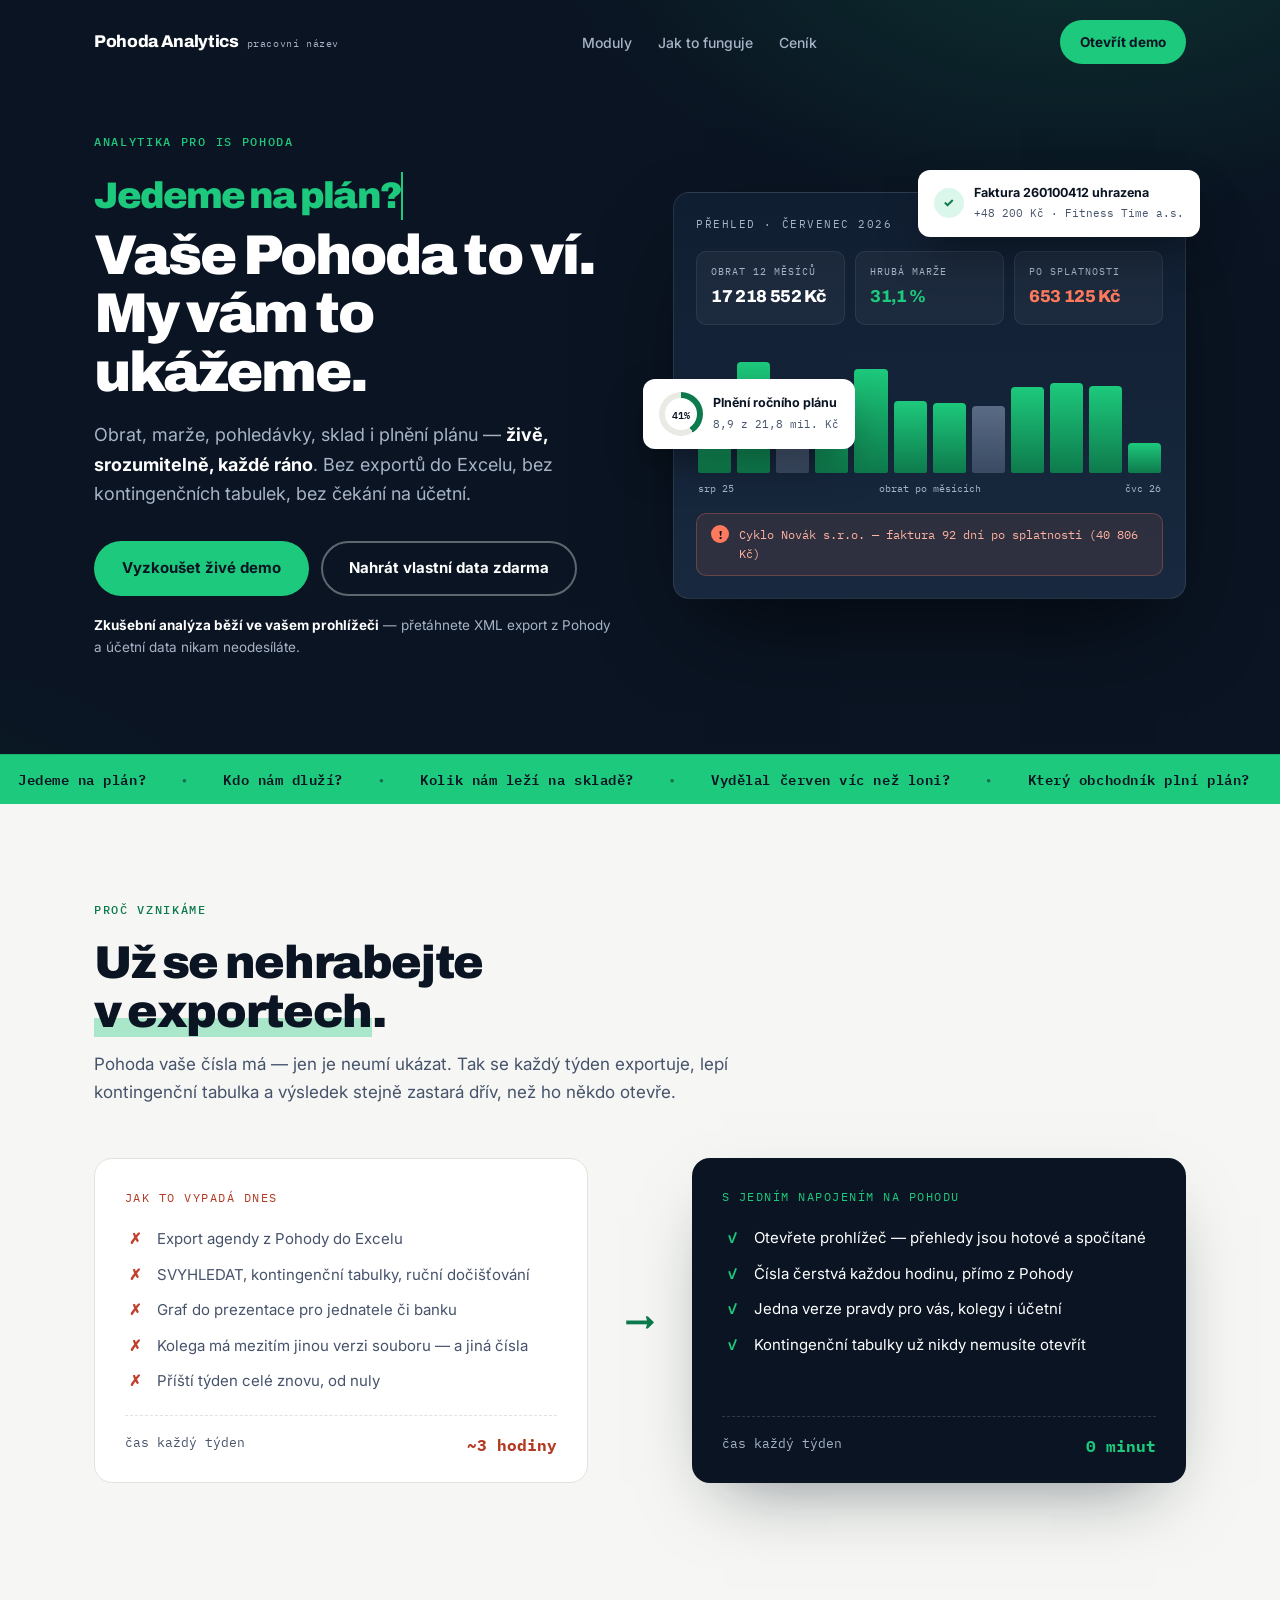
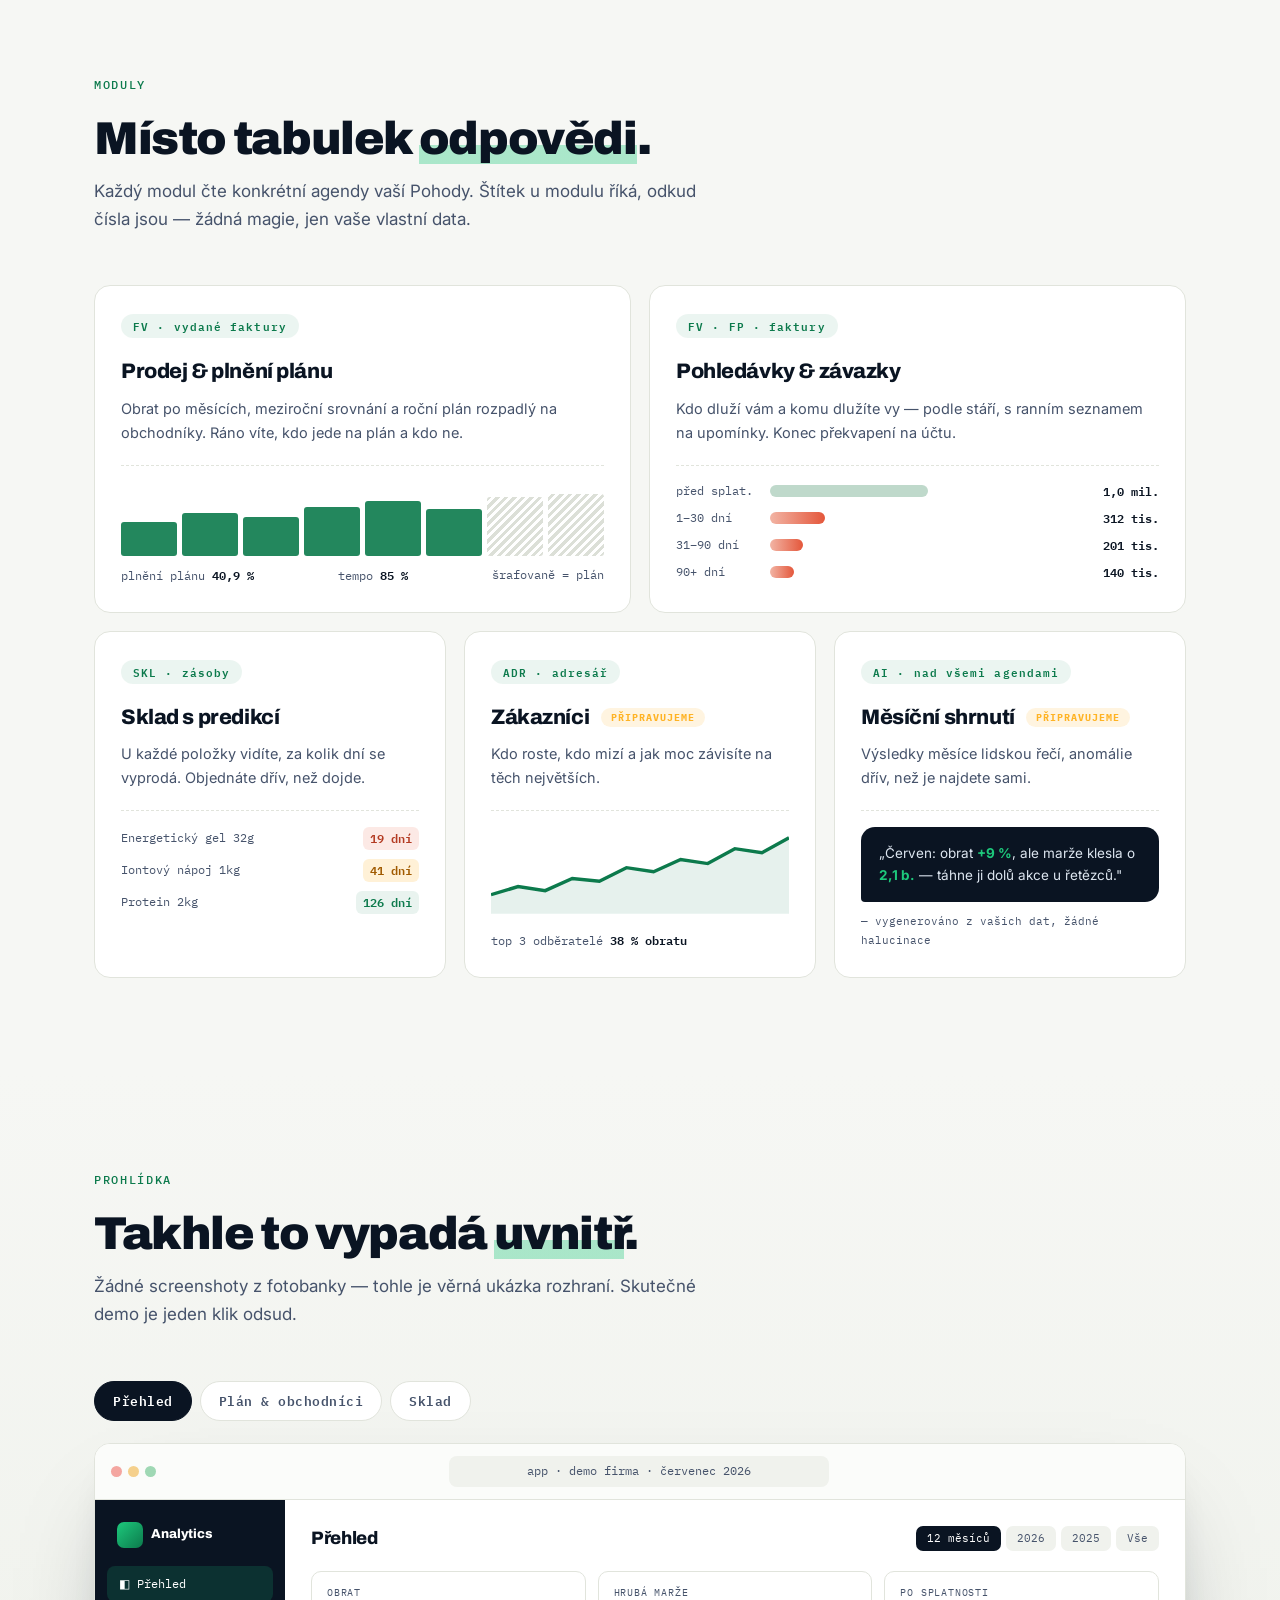
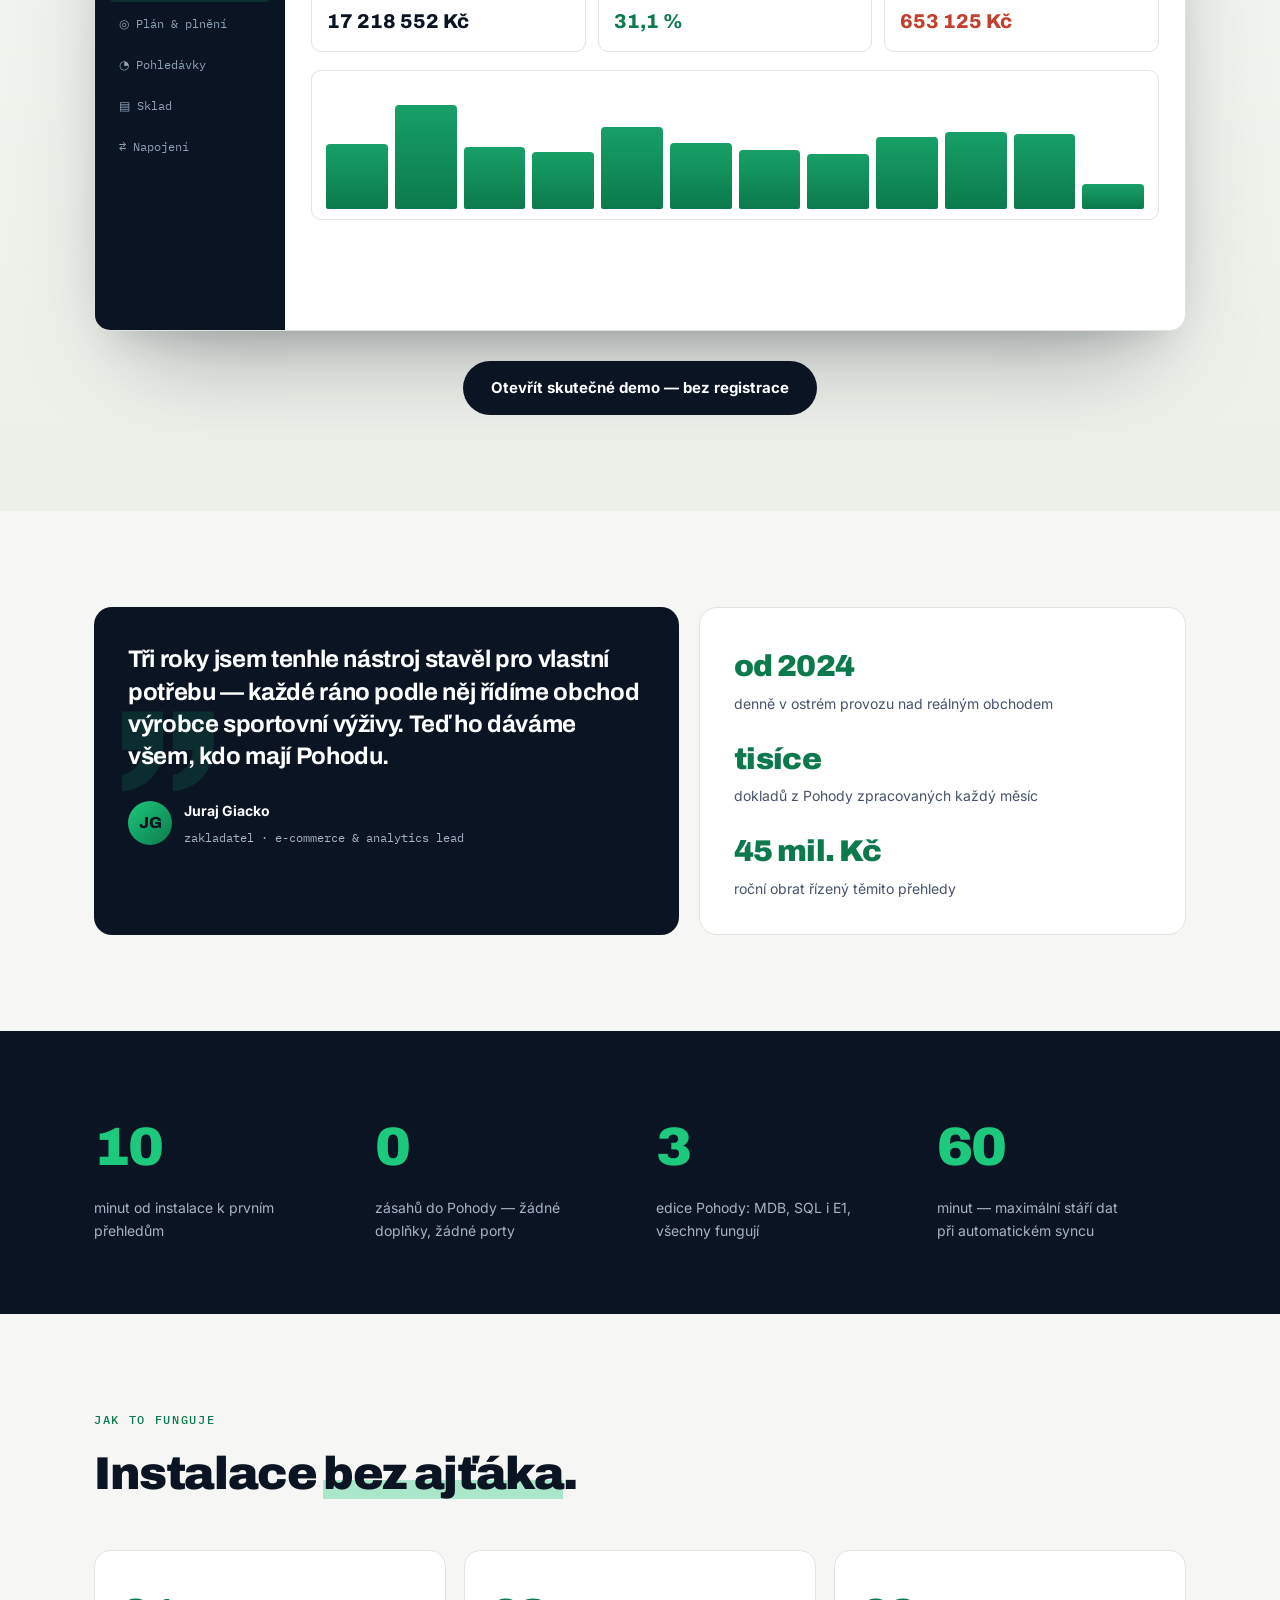
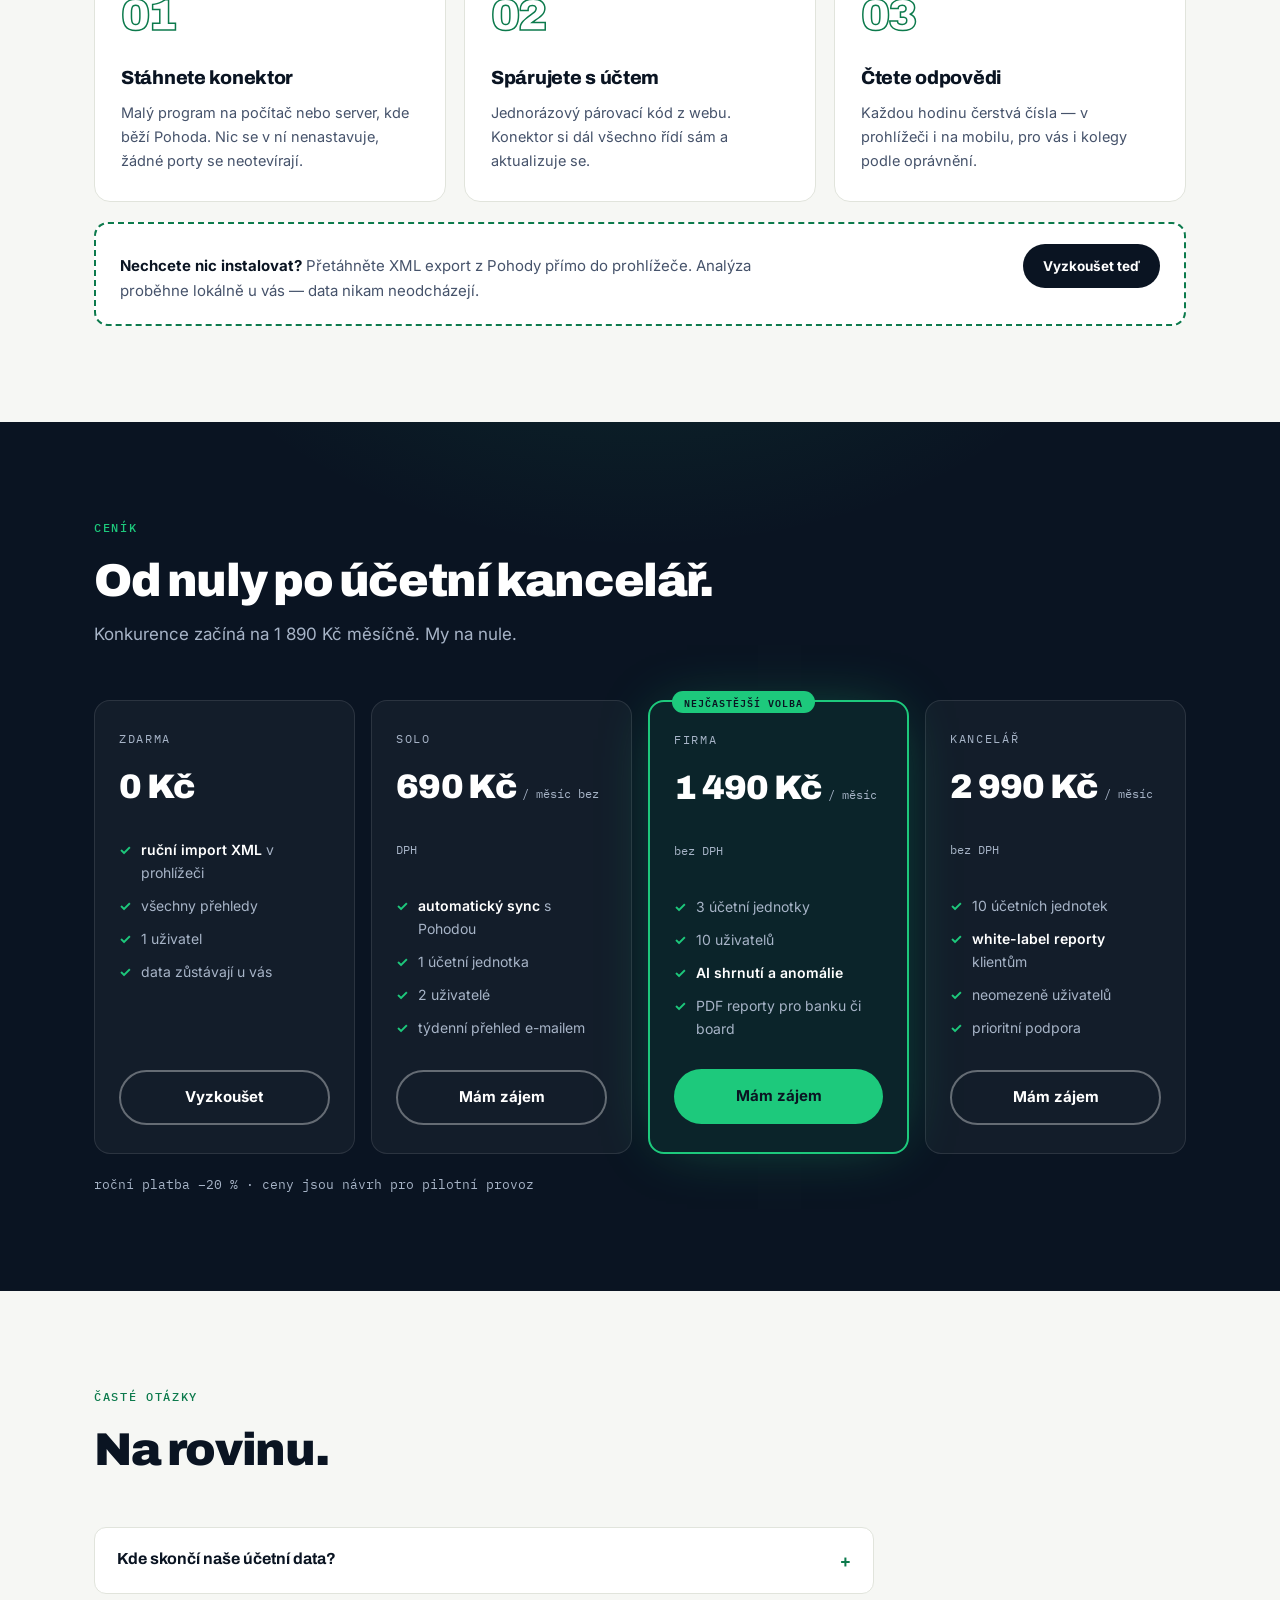
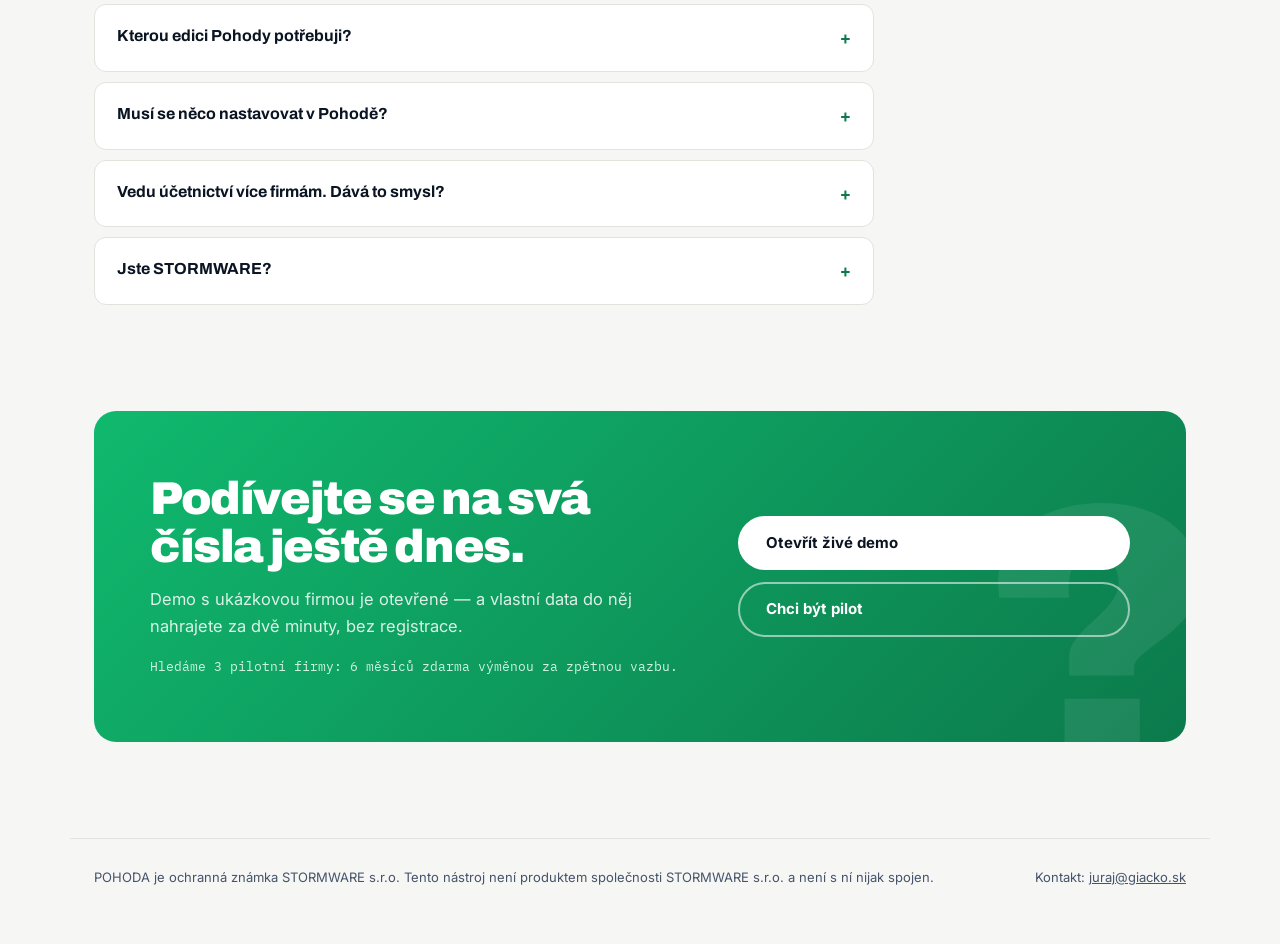
<file: site/index.html>
<!DOCTYPE html>
<html lang="cs">
<head>
<meta charset="utf-8">
<meta name="viewport" content="width=device-width, initial-scale=1">
<title>Vaše Pohoda to ví. My vám to ukážeme. — analytika pro IS POHODA</title>
<meta name="description" content="Obrat, marže, pohledávky, sklad i plnění plánu — živě z vaší Pohody, srozumitelně pro majitele. Bez Excelu, bez konzultanta, do 10 minut.">
<link rel="canonical" href="https://pohodaanalytics.vercel.app/site/">
<meta name="theme-color" content="#0A1422">
<meta property="og:type" content="website">
<meta property="og:locale" content="cs_CZ">
<meta property="og:title" content="Vaše Pohoda to ví. My vám to ukážeme.">
<meta property="og:description" content="Obrat, marže, pohledávky, sklad i plnění plánu — živě z vaší Pohody, srozumitelně pro majitele firmy. Vyzkoušejte zdarma na vlastních datech.">
<meta property="og:url" content="https://pohodaanalytics.vercel.app/site/">
<meta name="twitter:card" content="summary">
<link rel="icon" href="data:image/svg+xml,%3Csvg xmlns='http://www.w3.org/2000/svg' viewBox='0 0 64 64'%3E%3Crect width='64' height='64' rx='14' fill='%230A1422'/%3E%3Crect x='12' y='34' width='10' height='18' rx='3' fill='%231DC97C'/%3E%3Crect x='27' y='22' width='10' height='30' rx='3' fill='%231DC97C'/%3E%3Crect x='42' y='12' width='10' height='40' rx='3' fill='%23fff'/%3E%3C/svg%3E">
<link rel="preconnect" href="https://fonts.googleapis.com">
<link rel="preconnect" href="https://fonts.gstatic.com" crossorigin>
<link href="https://fonts.googleapis.com/css2?family=Archivo:wght@600;700;800;900&family=Inter:wght@400;500;600;700&family=IBM+Plex+Mono:wght@400;500;600&display=swap&subset=latin-ext" rel="stylesheet">
<style>
:root {
  --ink: #0A1422;
  --ink-2: #101E31;
  --ink-3: #18293F;
  --papir: #F6F7F4;
  --bila: #FFFFFF;
  --text-2: #46536B;
  --svetly-text: #A7B4C7;
  --zelen: #1DC97C;        /* živá zelená na tmavém */
  --zelen-tmava: #0C7A4C;  /* zelená na světlém */
  --amber: #FFB324;
  --cervena: #FF7A5C;
  --linka: #E1E4DC;
  --mono: "IBM Plex Mono", ui-monospace, monospace;
  --disp: "Archivo", sans-serif;
  --body: "Inter", -apple-system, system-ui, sans-serif;
}
* { box-sizing: border-box; margin: 0; padding: 0; }
html { scroll-behavior: smooth; }
body { font-family: var(--body); color: var(--ink); background: var(--papir); font-size: 16px; line-height: 1.65; -webkit-font-smoothing: antialiased; }
.wrap { max-width: 1140px; margin: 0 auto; padding: 0 24px; }
a { color: inherit; }
:focus-visible { outline: 2.5px solid var(--zelen); outline-offset: 3px; border-radius: 2px; }
::selection { background: rgba(29,201,124,.35); }
section[id], div[id] { scroll-margin-top: 24px; }
.skip { position: absolute; left: -9999px; top: 0; z-index: 99; background: var(--zelen); color: var(--ink); font-weight: 700; padding: 10px 18px; border-radius: 0 0 10px 0; }
.skip:focus { left: 0; }
img, svg { max-width: 100%; }

/* ============ header ============ */
header { position: absolute; top: 0; left: 0; right: 0; z-index: 30; }
.hd { display: flex; align-items: center; justify-content: space-between; padding: 20px 24px; max-width: 1140px; margin: 0 auto; }
.wordmark { font-family: var(--disp); font-weight: 800; font-size: 17px; letter-spacing: -.02em; text-decoration: none; color: #fff; display: flex; align-items: baseline; gap: 8px; }
.wordmark .wip { font-family: var(--mono); font-size: 10px; font-weight: 400; color: var(--svetly-text); letter-spacing: .06em; }
nav.top { display: flex; gap: 26px; font-size: 14px; font-weight: 500; }
nav.top a { text-decoration: none; color: var(--svetly-text); }
nav.top a:hover { color: #fff; }
.btn { display: inline-block; text-decoration: none; font-weight: 700; font-size: 15px; padding: 13px 26px; border-radius: 99px; border: 2px solid transparent; background: var(--zelen); color: var(--ink); transition: transform .12s ease, background .15s, box-shadow .15s; }
.btn:hover { box-shadow: 0 8px 24px -8px rgba(29,201,124,.5); }
.btn:hover { background: #2BE08F; transform: translateY(-1px); }
.btn.obrys { background: transparent; color: #fff; border-color: rgba(255,255,255,.35); }
.btn.obrys:hover { border-color: #fff; background: rgba(255,255,255,.06); }
.btn.tmavy { background: var(--ink); color: #fff; }
.btn.tmavy:hover { background: var(--ink-3); }
.btn.maly { padding: 9px 18px; font-size: 13.5px; }
@media (max-width: 760px) { nav.top { display: none; } }

/* ============ hero (tmavý) ============ */
.hero-sekce {
  background:
    radial-gradient(900px 500px at 85% -10%, rgba(29,201,124,.16), transparent 60%),
    radial-gradient(700px 420px at -10% 110%, rgba(29,201,124,.08), transparent 55%),
    var(--ink);
  color: #fff; padding: 132px 0 0; overflow: hidden; position: relative;
}
.hero { display: grid; grid-template-columns: 1.02fr 1fr; gap: 56px; align-items: center; padding-bottom: 96px; }
@media (max-width: 960px) { .hero { grid-template-columns: 1fr; padding-bottom: 72px; } }
.eyebrow { font-family: var(--mono); font-size: 12px; font-weight: 500; letter-spacing: .14em; text-transform: uppercase; color: var(--zelen); margin-bottom: 20px; }
h1 { font-family: var(--disp); font-weight: 900; letter-spacing: -.035em; line-height: 1.04; font-size: clamp(36px, 4.6vw, 56px); margin-bottom: 12px; }
.otazka-cyklus { color: var(--zelen); display: block; font-size: .66em; line-height: 1.3; height: 1.3em; white-space: nowrap; overflow: hidden; margin-bottom: .2em; }
.otazka-cyklus .kurzor { display: inline-block; width: .06em; background: var(--zelen); animation: blik 1s steps(1) infinite; color: transparent; }
@keyframes blik { 50% { opacity: 0; } }
.hero p.sub { font-size: 18px; color: var(--svetly-text); max-width: 470px; margin: 18px 0 32px; }
.hero p.sub b { color: #fff; }
.hero .cta { display: flex; gap: 12px; flex-wrap: wrap; }
.hero .pozn { margin-top: 18px; font-size: 13.5px; color: var(--svetly-text); }
.hero .pozn b { color: #fff; }

/* živý dashboard v hero */
.dash { background: linear-gradient(180deg, var(--ink-2), var(--ink-3)); border: 1px solid rgba(255,255,255,.09); border-radius: 16px; padding: 22px; box-shadow: 0 40px 90px -30px rgba(0,0,0,.7); }
.dash .lišta { display: flex; justify-content: space-between; align-items: center; margin-bottom: 18px; }
.dash .lišta .t { font-family: var(--mono); font-size: 11px; letter-spacing: .14em; text-transform: uppercase; color: var(--svetly-text); }
.dash .sync { font-family: var(--mono); font-size: 11px; color: var(--zelen); display: flex; gap: 6px; align-items: center; }
.dash .sync::before { content: ""; width: 7px; height: 7px; border-radius: 99px; background: var(--zelen); box-shadow: 0 0 12px var(--zelen); animation: puls 2.4s ease infinite; }
@keyframes puls { 50% { box-shadow: 0 0 3px var(--zelen); } }
.kpis { display: grid; grid-template-columns: repeat(3, 1fr); gap: 10px; margin-bottom: 18px; }
@media (max-width: 620px) { .kpis { grid-template-columns: 1fr; } .kpi { display: flex; justify-content: space-between; align-items: baseline; } .kpi .v { margin-top: 0; } }
.kpi { background: rgba(255,255,255,.045); border: 1px solid rgba(255,255,255,.07); border-radius: 10px; padding: 12px 14px; }
.kpi .l { font-family: var(--mono); font-size: 10px; letter-spacing: .1em; text-transform: uppercase; color: var(--svetly-text); }
.kpi .v { font-family: var(--disp); font-weight: 800; font-size: clamp(16px, 1.35vw, 20px); letter-spacing: -.02em; margin-top: 3px; font-variant-numeric: tabular-nums; white-space: nowrap; }
.kpi .v.plus { color: var(--zelen); }
.kpi .v.minus { color: var(--cervena); }
.graf { display: flex; align-items: flex-end; gap: 6px; height: 130px; padding: 4px 2px 0; }
.bar { flex: 1; border-radius: 4px 4px 2px 2px; background: linear-gradient(180deg, var(--zelen), #0E7A4C); transform-origin: bottom; height: calc(var(--h) * 1%); position: relative; }
.bar.pod { background: linear-gradient(180deg, #5A6B85, #3A4A63); }
.bar.plan::after { content: ""; position: absolute; left: -2px; right: -2px; top: calc((100 - var(--p)) * 1% - 100% + var(--h) * 1%); border-top: 2px dashed rgba(255,255,255,.55); }
@media (prefers-reduced-motion: no-preference) {
  .bar { animation: rust .7s cubic-bezier(.2,.7,.3,1) backwards; }
  .graf .bar:nth-child(n) { animation-delay: calc(.06s * var(--i)); }
}
@keyframes rust { from { transform: scaleY(0); } }
.graf-popis { display: flex; justify-content: space-between; font-family: var(--mono); font-size: 10px; color: var(--svetly-text); margin-top: 8px; padding: 0 2px; }
.dash .alarm { margin-top: 16px; background: rgba(255,122,92,.1); border: 1px solid rgba(255,122,92,.28); border-radius: 10px; padding: 11px 14px; font-family: var(--mono); font-size: 12px; color: #FFB3A0; display: flex; gap: 10px; align-items: flex-start; line-height: 1.6; }
.dash .alarm::before { content: "!"; font-weight: 700; width: 18px; height: 18px; flex-shrink: 0; border-radius: 99px; background: var(--cervena); color: var(--ink); display: flex; align-items: center; justify-content: center; font-size: 12px; }

/* plovoucí karty kolem hero dashboardu */
.dash-obal { position: relative; }
.fl-karta {
  position: absolute; background: #fff; color: var(--ink); border-radius: 12px;
  box-shadow: 0 18px 44px -12px rgba(0,0,0,.5); padding: 13px 16px; font-size: 12.5px;
  display: flex; gap: 10px; align-items: center; z-index: 2;
}
.fl-karta.uhrada { top: -22px; right: -14px; }
.fl-karta.uhrada .tecka { width: 30px; height: 30px; border-radius: 99px; background: rgba(29,201,124,.16); color: var(--zelen-tmava); display: flex; align-items: center; justify-content: center; font-weight: 800; flex-shrink: 0; }
.fl-karta .t1 { font-weight: 700; font-family: var(--body); }
.fl-karta .t2 { font-family: var(--mono); font-size: 11px; color: var(--text-2); }
.fl-karta.plneni { top: 46%; left: -30px; }
.kolo { width: 44px; height: 44px; border-radius: 99px; flex-shrink: 0;
  background: conic-gradient(var(--zelen-tmava) 0 147deg, #E8EBE4 147deg 360deg); position: relative; }
.kolo::after { content: "41%"; position: absolute; inset: 6px; background: #fff; border-radius: 99px; display: flex; align-items: center; justify-content: center; font-family: var(--mono); font-size: 10px; font-weight: 600; }
@media (prefers-reduced-motion: no-preference) {
  .fl-karta { animation: vznaseni 5s ease-in-out infinite alternate; }
  .fl-karta.plneni { animation-duration: 6.2s; animation-delay: .8s; }
  @keyframes vznaseni { from { transform: translateY(-4px); } to { transform: translateY(6px); } }
}
@media (max-width: 960px) { .fl-karta.uhrada { right: 6px; top: -18px; } .fl-karta.plneni { left: 6px; top: auto; bottom: -16px; } }

/* ============ product tour – okno prohlížeče ============ */
.tour-sekce { background: linear-gradient(180deg, var(--papir), #EDF0E9); }
.taby { display: flex; gap: 8px; flex-wrap: wrap; margin-bottom: 22px; }
.tab { font-family: var(--mono); font-size: 12.5px; font-weight: 600; letter-spacing: .04em;
  border: 1.5px solid var(--linka); background: #fff; color: var(--text-2); border-radius: 99px;
  padding: 8px 18px; cursor: pointer; transition: all .15s; }
.tab.aktiv { background: var(--ink); border-color: var(--ink); color: #fff; }
.tab .pruh-time { display: none; }
.okno { background: #fff; border-radius: 16px; border: 1px solid var(--linka);
  box-shadow: 0 50px 100px -40px rgba(10,20,34,.4), 0 20px 40px -24px rgba(10,20,34,.2); overflow: hidden; }
.okno-lista { display: flex; align-items: center; gap: 14px; padding: 12px 16px; border-bottom: 1px solid var(--linka); background: #FBFCFA; }
.okno-lista .tecky { display: flex; gap: 6px; }
.okno-lista .tecky i { width: 11px; height: 11px; border-radius: 99px; background: #E2E6DE; }
.okno-lista .tecky i:first-child { background: #F4A6A0; }
.okno-lista .tecky i:nth-child(2) { background: #F5D08C; }
.okno-lista .tecky i:last-child { background: #9FD8B4; }
.adresa { flex: 1; max-width: 380px; margin: 0 auto; background: #F0F2ED; border-radius: 8px; font-family: var(--mono); font-size: 11.5px; color: var(--text-2); text-align: center; padding: 6px 12px; }
.app-mock { display: grid; grid-template-columns: 190px 1fr; min-height: 430px; }
.mock-side { background: var(--ink); padding: 18px 12px; display: flex; flex-direction: column; gap: 4px; }
@media (max-width: 760px) { .app-mock { grid-template-columns: 1fr; } .mock-side { display: none; } }
.mock-brand { display: flex; align-items: center; gap: 8px; padding: 4px 10px 14px; color: #fff; font-family: var(--disp); font-weight: 800; font-size: 13px; }
.mock-brand i { width: 26px; height: 26px; border-radius: 7px; background: linear-gradient(135deg, var(--zelen), #0C7A4C); display: inline-block; }
.mock-nav { font-family: var(--mono); font-size: 11.5px; color: #8FA3B8; padding: 9px 12px; border-radius: 8px; }
.mock-nav.aktiv { background: rgba(29,201,124,.16); color: #fff; }
.mock-main { padding: 24px 26px; }
.mock-hlava { display: flex; justify-content: space-between; align-items: center; gap: 12px; margin-bottom: 18px; flex-wrap: wrap; }
.mock-hlava h4 { font-family: var(--disp); font-weight: 800; font-size: 18px; letter-spacing: -.02em; }
.mock-chipy { display: flex; gap: 5px; }
.mock-chipy i { font-family: var(--mono); font-size: 10.5px; padding: 4px 11px; border-radius: 7px; background: #F0F2ED; color: var(--text-2); font-style: normal; }
.mock-chipy i.aktiv { background: var(--ink); color: #fff; }
.mock-kpis { display: grid; grid-template-columns: repeat(3, 1fr); gap: 12px; margin-bottom: 18px; }
@media (max-width: 560px) { .mock-kpis { grid-template-columns: 1fr; } }
.mock-kpi { border: 1px solid var(--linka); border-radius: 10px; padding: 13px 15px; }
.mock-kpi .l { font-family: var(--mono); font-size: 10px; letter-spacing: .08em; text-transform: uppercase; color: var(--text-2); }
.mock-kpi .v { font-family: var(--disp); font-weight: 800; font-size: 20px; margin-top: 3px; font-variant-numeric: tabular-nums; }
.mock-kpi .v.minus { color: #C2402E; }
.mock-kpi .v.plus { color: var(--zelen-tmava); }
.mock-graf { display: flex; align-items: flex-end; gap: 7px; height: 150px; border: 1px solid var(--linka); border-radius: 10px; padding: 14px 14px 10px; }
.mock-graf i { flex: 1; border-radius: 4px 4px 2px 2px; background: linear-gradient(180deg, #17A067, #0C7A4C); height: calc(var(--h) * 1%); position: relative; }
.mock-graf i.cil::after { content: ""; position: absolute; left: -3px; right: -3px; top: calc(-1 * var(--nad) * 1px); border-top: 2px dashed #9AA5B5; }
.mock-radky { display: flex; flex-direction: column; gap: 0; border: 1px solid var(--linka); border-radius: 10px; overflow: hidden; }
.mock-radek { display: grid; grid-template-columns: 1.2fr 1fr auto; gap: 14px; align-items: center; padding: 12px 16px; font-size: 13px; border-bottom: 1px solid #F0F2ED; }
.mock-radek:last-child { border-bottom: 0; }
.mock-radek .jmeno { font-weight: 600; }
.mock-radek .pruh { height: 8px; border-radius: 99px; background: #EEF1EA; overflow: hidden; }
.mock-radek .pruh i { display: block; height: 100%; border-radius: 99px; background: var(--zelen-tmava); width: calc(var(--w) * 1%); }
.mock-radek .stav { font-family: var(--mono); font-size: 11.5px; font-weight: 600; padding: 3px 10px; border-radius: 7px; white-space: nowrap; }
.mock-radek .stav.ok { color: var(--zelen-tmava); background: rgba(12,122,76,.09); }
.mock-radek .stav.pozor { color: #A05A00; background: rgba(255,179,36,.18); }
.mock-radek .stav.zle { color: #B33A22; background: rgba(228,87,59,.13); }
.mock-pane { display: none; }
.mock-pane.aktiv { display: block; animation: pane-in .35s ease; }
@keyframes pane-in { from { opacity: 0; transform: translateY(6px); } }
@media (prefers-reduced-motion: reduce) { .mock-pane.aktiv { animation: none; } }
.tour-cta { text-align: center; margin-top: 30px; }

/* ============ původ / proof ============ */
.puvod { display: grid; grid-template-columns: 1.2fr 1fr; gap: 20px; align-items: stretch; }
@media (max-width: 860px) { .puvod { grid-template-columns: 1fr; } }
.puvod-karta { background: var(--ink); color: #fff; border-radius: 18px; padding: 36px 34px; position: relative; overflow: hidden; }
.puvod-karta::before { content: "„"; position: absolute; top: -40px; left: 18px; font-family: var(--disp); font-weight: 900; font-size: 220px; color: rgba(29,201,124,.14); line-height: 1; }
.puvod-karta blockquote { font-family: var(--disp); font-weight: 700; font-size: clamp(19px, 2.3vw, 24px); letter-spacing: -.015em; line-height: 1.35; position: relative; }
.puvod-karta .kdo { display: flex; align-items: center; gap: 12px; margin-top: 24px; }
.avatar { width: 44px; height: 44px; border-radius: 99px; background: linear-gradient(135deg, var(--zelen), #0C7A4C); color: var(--ink); font-family: var(--disp); font-weight: 800; display: flex; align-items: center; justify-content: center; }
.puvod-karta .kdo .j { font-weight: 700; font-size: 14px; }
.puvod-karta .kdo .r { font-family: var(--mono); font-size: 11.5px; color: var(--svetly-text); }
.puvod-fakta { display: flex; flex-direction: column; gap: 20px; background: #fff; border: 1px solid var(--linka); border-radius: 18px; padding: 34px; justify-content: center; }
.puvod-fakta .f .v { font-family: var(--disp); font-weight: 900; font-size: 30px; letter-spacing: -.02em; color: var(--zelen-tmava); }
.puvod-fakta .f .l { font-size: 14px; color: var(--text-2); }

/* ============ marquee ============ */
.pas { background: var(--zelen); color: var(--ink); overflow: hidden; padding: 13px 0; border-top: 1px solid rgba(0,0,0,.12); }
.pas-drah { display: flex; gap: 0; width: max-content; }
@media (prefers-reduced-motion: no-preference) { .pas-drah { animation: jizda 28s linear infinite; } }
@keyframes jizda { to { transform: translateX(-50%); } }
.pas span { font-family: var(--mono); font-size: 13.5px; font-weight: 600; letter-spacing: .04em; white-space: nowrap; padding: 0 18px; }
.pas span::after { content: "●"; margin-left: 36px; font-size: 8px; vertical-align: 2px; opacity: .5; }

/* ============ sekce obecně ============ */
section.blok { padding: 96px 0; }
section.blok.wrap, .final-sekce.wrap { padding-left: 24px; padding-right: 24px; }
.sekce-hlava { max-width: 640px; margin-bottom: 52px; }
h2 { font-family: var(--disp); font-weight: 900; letter-spacing: -.03em; font-size: clamp(30px, 4vw, 46px); line-height: 1.05; margin: 14px 0; text-wrap: balance; }
.sekce-hlava p { color: var(--text-2); font-size: 17px; }
.eyebrow.tmavy { color: var(--zelen-tmava); }
.zvyraz { background: linear-gradient(transparent 62%, rgba(29,201,124,.35) 62%); }

/* ============ dnes vs. s námi (USP) ============ */
.porovnani { display: grid; grid-template-columns: 1fr 64px 1fr; gap: 20px; align-items: stretch; }
@media (max-width: 900px) { .porovnani { grid-template-columns: 1fr; gap: 12px; } }
.cesta { border-radius: 18px; padding: 30px 30px 24px; display: flex; flex-direction: column; }
.cesta.stara { background: #fff; border: 1px solid var(--linka); }
.cesta.nova { background: var(--ink); color: #fff; box-shadow: 0 30px 70px -30px rgba(10,20,34,.5); }
.cesta .nadpis { font-family: var(--mono); font-size: 11.5px; letter-spacing: .13em; text-transform: uppercase; margin-bottom: 20px; }
.cesta.stara .nadpis { color: #B33A22; }
.cesta.nova .nadpis { color: var(--zelen); }
.cesta ol { list-style: none; display: flex; flex-direction: column; gap: 13px; flex: 1; }
.cesta li { display: flex; gap: 12px; align-items: baseline; font-size: 15px; line-height: 1.5; }
.cesta li .zn { font-family: var(--mono); font-weight: 600; flex-shrink: 0; width: 20px; text-align: center; }
.cesta.stara li { color: var(--text-2); }
.cesta.stara li .zn { color: #C2402E; }
.cesta.stara li s { text-decoration-color: rgba(194,64,46,.55); text-decoration-thickness: 1.5px; }
.cesta.nova li .zn { color: var(--zelen); }
.cesta .ucet { margin-top: 22px; padding-top: 16px; border-top: 1px dashed var(--linka); font-family: var(--mono); font-size: 13px; color: var(--text-2); display: flex; justify-content: space-between; gap: 10px; }
.cesta.nova .ucet { border-top-color: rgba(255,255,255,.16); color: var(--svetly-text); }
.cesta .ucet b { font-size: 16px; }
.cesta.stara .ucet b { color: #B33A22; }
.cesta.nova .ucet b { color: var(--zelen); }
.porovnani .sipka { display: flex; align-items: center; justify-content: center; font-family: var(--disp); font-weight: 900; font-size: 30px; color: var(--zelen-tmava); }
@media (max-width: 900px) { .porovnani .sipka { transform: rotate(90deg); height: 34px; } }

/* ============ moduly – karty s mini-viz ============ */
.mriz { display: grid; grid-template-columns: repeat(6, 1fr); gap: 18px; }
.modul { background: var(--bila); border: 1px solid var(--linka); border-radius: 16px; padding: 26px; grid-column: span 2; transition: transform .18s ease, box-shadow .18s ease; position: relative; overflow: hidden; }
.modul:hover { transform: translateY(-4px); box-shadow: 0 24px 48px -20px rgba(10,20,34,.18); }
.modul.siroky { grid-column: span 3; }
@media (max-width: 960px) { .modul, .modul.siroky { grid-column: span 6; } }
.modul .agenda { font-family: var(--mono); font-size: 11px; font-weight: 600; letter-spacing: .1em; color: var(--zelen-tmava); background: rgba(12,122,76,.08); display: inline-block; border-radius: 99px; padding: 3px 12px; margin-bottom: 16px; }
.modul h3 { font-family: var(--disp); font-weight: 800; font-size: 21px; letter-spacing: -.02em; margin-bottom: 8px; }
.modul p { font-size: 14.5px; color: var(--text-2); margin-bottom: 20px; }
.modul .stitek { font-family: var(--mono); font-size: 10px; letter-spacing: .1em; text-transform: uppercase; color: var(--amber); background: rgba(255,179,36,.14); border-radius: 99px; padding: 3px 10px; margin-left: 8px; vertical-align: 3px; }

/* mini vizualizace */
.viz { border-top: 1px dashed var(--linka); padding-top: 16px; }
.viz-bary { display: flex; align-items: flex-end; gap: 5px; height: 74px; }
.viz-bary i { flex: 1; border-radius: 3px; background: var(--zelen-tmava); height: calc(var(--h) * 1%); opacity: .9; }
.viz-bary i.cil { background: repeating-linear-gradient(-45deg, #D8DCD3, #D8DCD3 3px, transparent 3px, transparent 6px); }
.viz-popisek { font-family: var(--mono); font-size: 11.5px; color: var(--text-2); margin-top: 10px; display: flex; justify-content: space-between; gap: 8px; flex-wrap: wrap; }
.viz-popisek b { color: var(--ink); font-weight: 600; }
.aging { display: flex; flex-direction: column; gap: 8px; }
.aging .r { display: grid; grid-template-columns: 84px 1fr 76px; gap: 10px; align-items: center; font-family: var(--mono); font-size: 11.5px; color: var(--text-2); }
.aging .pruh { height: 12px; border-radius: 99px; background: linear-gradient(90deg, #F2B4A4, #E4573B); width: calc(var(--w) * 1%); min-width: 8px; }
.aging .r:first-child .pruh { background: #BFD9CB; }
.aging .castka { text-align: right; color: var(--ink); font-weight: 600; }
.vydrz { display: flex; flex-direction: column; gap: 9px; }
.vydrz .r { display: grid; grid-template-columns: 1fr auto; gap: 10px; align-items: center; font-family: var(--mono); font-size: 11.5px; }
.vydrz .dny { white-space: nowrap; }
.vydrz .nazev { color: var(--text-2); overflow: hidden; text-overflow: ellipsis; white-space: nowrap; }
.vydrz .dny { text-align: right; font-weight: 600; border-radius: 6px; padding: 2px 7px; }
.vydrz .dny.ok { color: var(--zelen-tmava); background: rgba(12,122,76,.09); }
.vydrz .dny.brzy { color: #A05A00; background: rgba(255,179,36,.18); }
.vydrz .dny.kriticke { color: #B33A22; background: rgba(228,87,59,.13); }
.spark { stroke: var(--zelen-tmava); stroke-width: 2.5; fill: none; }
.spark-plocha { fill: rgba(12,122,76,.1); stroke: none; }
.ai-bublina { background: var(--ink); color: #DDE6F0; border-radius: 14px 14px 14px 4px; padding: 16px 18px; font-size: 13.5px; line-height: 1.6; }
.ai-bublina b { color: var(--zelen); }
.ai-radek { font-family: var(--mono); font-size: 11px; color: var(--text-2); margin-top: 10px; }

/* ============ čísla band ============ */
.cisla { background: var(--ink); color: #fff; padding: 72px 0; }
.cisla .wrap { display: grid; grid-template-columns: repeat(4, 1fr); gap: 32px; }
@media (max-width: 860px) { .cisla .wrap { grid-template-columns: repeat(2, 1fr); } }
.cislo .v { font-family: var(--disp); font-weight: 900; font-size: clamp(34px, 4.4vw, 54px); letter-spacing: -.03em; color: var(--zelen); font-variant-numeric: tabular-nums; }
.cislo .l { font-size: 14px; color: var(--svetly-text); margin-top: 4px; max-width: 200px; }

/* ============ kroky ============ */
.kroky { display: grid; grid-template-columns: repeat(3, 1fr); gap: 18px; counter-reset: krok; position: relative; }
@media (max-width: 860px) { .kroky { grid-template-columns: 1fr; } }
.krok { background: var(--bila); border: 1px solid var(--linka); border-radius: 16px; padding: 28px 26px; position: relative; }
.krok::before { counter-increment: krok; content: counter(krok, decimal-leading-zero); font-family: var(--disp); font-weight: 900; font-size: 44px; letter-spacing: -.04em; color: transparent; -webkit-text-stroke: 1.5px var(--zelen-tmava); display: block; margin-bottom: 10px; }
.krok h3 { font-family: var(--disp); font-weight: 800; font-size: 19px; margin-bottom: 8px; letter-spacing: -.015em; }
.krok p { font-size: 14.5px; color: var(--text-2); }
.bez-instalace { margin-top: 20px; font-size: 15px; background: var(--bila); border: 2px dashed var(--zelen-tmava); border-radius: 14px; padding: 20px 24px; display: flex; gap: 14px; align-items: baseline; flex-wrap: wrap; justify-content: space-between; }
.bez-instalace b { color: var(--ink); }
.bez-instalace span { color: var(--text-2); max-width: 640px; }

/* ============ ceník (tmavý) ============ */
.cenik-sekce { background: radial-gradient(800px 500px at 50% -20%, rgba(29,201,124,.12), transparent 60%), var(--ink); color: #fff; padding: 96px 0; }
.cenik-sekce h2 { color: #fff; }
.cenik-sekce .sekce-hlava p { color: var(--svetly-text); }
.plany { display: grid; grid-template-columns: repeat(4, 1fr); gap: 16px; }
@media (max-width: 1000px) { .plany { grid-template-columns: repeat(2, 1fr); } }
@media (max-width: 560px) { .plany { grid-template-columns: 1fr; } }
.plan { background: rgba(255,255,255,.04); border: 1px solid rgba(255,255,255,.1); border-radius: 16px; padding: 28px 24px; display: flex; flex-direction: column; }
.plan.hlavni { background: rgba(29,201,124,.09); border: 2px solid var(--zelen); box-shadow: 0 0 60px -18px rgba(29,201,124,.45); position: relative; }
.plan.hlavni::before { content: "nejčastější volba"; position: absolute; top: -11px; left: 22px; background: var(--zelen); color: var(--ink); font-family: var(--mono); font-size: 10px; font-weight: 600; letter-spacing: .1em; text-transform: uppercase; padding: 3px 12px; border-radius: 99px; }
.plan .nazev { font-family: var(--mono); font-size: 12px; letter-spacing: .14em; text-transform: uppercase; color: var(--svetly-text); }
.plan .cena { font-family: var(--disp); font-weight: 900; font-size: 34px; letter-spacing: -.02em; margin-top: 10px; }
.plan .cena span { font-family: var(--mono); font-size: 11.5px; font-weight: 400; letter-spacing: 0; color: var(--svetly-text); }
.plan ul { list-style: none; margin: 18px 0 24px; flex: 1; }
.plan li { font-size: 14px; color: var(--svetly-text); padding: 5px 0 5px 22px; position: relative; }
.plan li::before { content: "✓"; position: absolute; left: 0; color: var(--zelen); font-weight: 700; }
.plan li b { color: #fff; font-weight: 600; }
.plan .btn { text-align: center; }
.plan .btn.obrys { color: #fff; }
.cenik-pozn { margin-top: 20px; font-family: var(--mono); font-size: 12.5px; color: var(--svetly-text); }

/* ============ FAQ ============ */
.faq { max-width: 780px; }
.faq details { background: var(--bila); border: 1px solid var(--linka); border-radius: 12px; padding: 0 22px; margin-bottom: 10px; }
.faq details[open] { border-color: var(--zelen-tmava); }
.faq summary { cursor: pointer; font-family: var(--disp); font-weight: 700; font-size: 16px; padding: 18px 0; list-style: none; display: flex; justify-content: space-between; gap: 16px; }
.faq summary::-webkit-details-marker { display: none; }
.faq summary::after { content: "+"; font-family: var(--mono); color: var(--zelen-tmava); font-weight: 600; font-size: 18px; }
.faq details[open] summary::after { content: "−"; }
.faq .odp { padding: 0 0 20px; font-size: 15px; color: var(--text-2); max-width: 660px; }

/* ============ final ============ */
.final-sekce { padding: 0 0 96px; }
.final { background: linear-gradient(135deg, #10B96E, #0C7A4C); color: #fff; border-radius: 22px; padding: 64px 56px; display: grid; grid-template-columns: 1.4fr 1fr; gap: 40px; align-items: center; position: relative; overflow: hidden; }
.final::after { content: "?"; position: absolute; right: -30px; bottom: -90px; font-family: var(--disp); font-weight: 900; font-size: 380px; line-height: 1; color: rgba(255,255,255,.08); pointer-events: none; }
@media (max-width: 860px) { .final { grid-template-columns: 1fr; padding: 44px 30px; } }
.final h2 { color: #fff; margin-top: 0; }
.final p { font-size: 16.5px; color: rgba(255,255,255,.85); }
.final .pilot { font-family: var(--mono); font-size: 13px; margin-top: 16px; color: #CFF5E2; }
.final .cta { display: flex; flex-direction: column; gap: 12px; position: relative; z-index: 1; }
.final .btn { background: #fff; color: var(--ink); }
.final .btn:hover { background: #E8FFF3; }
.final .btn.obrys { background: transparent; color: #fff; border-color: rgba(255,255,255,.55); }
.final .btn.obrys:hover { background: rgba(255,255,255,.12); }

footer { padding: 0 0 56px; font-size: 13px; color: var(--text-2); }
footer .wrap { display: flex; justify-content: space-between; gap: 24px; flex-wrap: wrap; border-top: 1px solid var(--linka); padding-top: 28px; }
footer a { color: var(--text-2); }
</style>
</head>
<body>
<a class="skip" href="#moduly">Přeskočit na obsah</a>

<header>
  <div class="hd">
    <a class="wordmark" href="#">Pohoda&nbsp;Analytics <span class="wip">pracovní název</span></a>
    <nav class="top" aria-label="Hlavní navigace">
      <a href="#moduly">Moduly</a>
      <a href="#jak">Jak to funguje</a>
      <a href="#cenik">Ceník</a>
    </nav>
    <a class="btn maly" href="../app/">Otevřít demo</a>
  </div>
</header>

<div class="hero-sekce">
  <div class="wrap hero">
    <div>
      <div class="eyebrow">Analytika pro IS POHODA</div>
      <h1>
        <span class="otazka-cyklus"><span id="otazka">Jedeme na plán?</span><span class="kurzor">|</span></span>
        Vaše Pohoda to ví.<br>My vám to ukážeme.
      </h1>
      <p class="sub">Obrat, marže, pohledávky, sklad i plnění plánu — <b>živě, srozumitelně,
      každé ráno</b>. Bez exportů do Excelu, bez kontingenčních tabulek, bez čekání na účetní.</p>
      <div class="cta">
        <a class="btn" href="../app/">Vyzkoušet živé demo</a>
        <a class="btn obrys" href="../app/#import">Nahrát vlastní data zdarma</a>
      </div>
      <p class="pozn"><b>Zkušební analýza běží ve vašem prohlížeči</b> — přetáhnete XML export
      z Pohody a účetní data nikam neodesíláte.</p>
    </div>

    <div class="dash-obal">
    <div class="fl-karta uhrada" aria-hidden="true">
      <span class="tecka">✓</span>
      <span><span class="t1">Faktura 260100412 uhrazena</span><br><span class="t2">+48 200 Kč · Fitness Time a.s.</span></span>
    </div>
    <div class="fl-karta plneni" aria-hidden="true">
      <span class="kolo"></span>
      <span><span class="t1">Plnění ročního plánu</span><br><span class="t2">8,9 z 21,8 mil. Kč</span></span>
    </div>
    <div class="dash" aria-label="Ukázka dashboardu">
      <div class="lišta"><span class="t">Přehled · červenec 2026</span><span class="sync">živá data</span></div>
      <div class="kpis">
        <div class="kpi"><div class="l">Obrat 12 měsíců</div><div class="v" data-cil="17218552" data-format="kc">0 Kč</div></div>
        <div class="kpi"><div class="l">Hrubá marže</div><div class="v plus" data-cil="31.1" data-format="pct">0 %</div></div>
        <div class="kpi"><div class="l">Po splatnosti</div><div class="v minus" data-cil="653125" data-format="kc">0 Kč</div></div>
      </div>
      <div class="graf" aria-hidden="true">
        <div class="bar" style="--h:56;--i:1"></div>
        <div class="bar" style="--h:88;--i:2"></div>
        <div class="bar pod" style="--h:60;--i:3"></div>
        <div class="bar" style="--h:64;--i:4"></div>
        <div class="bar" style="--h:82;--i:5"></div>
        <div class="bar" style="--h:57;--i:6"></div>
        <div class="bar" style="--h:55;--i:7"></div>
        <div class="bar pod" style="--h:53;--i:8"></div>
        <div class="bar" style="--h:68;--i:9"></div>
        <div class="bar" style="--h:71;--i:10"></div>
        <div class="bar" style="--h:69;--i:11"></div>
        <div class="bar" style="--h:24;--i:12"></div>
      </div>
      <div class="graf-popis"><span>srp 25</span><span>obrat po měsících</span><span>čvc 26</span></div>
      <div class="alarm">Cyklo Novák s.r.o. — faktura 92 dní po splatnosti (40 806 Kč)</div>
    </div>
    </div>
  </div>

  <div class="pas" aria-hidden="true">
    <div class="pas-drah" id="pas">
      <span>Jedeme na plán?</span><span>Kdo nám dluží?</span><span>Kolik nám leží na skladě?</span><span>Vydělal červen víc než loni?</span><span>Který obchodník plní plán?</span><span>Co se vyprodá do 30 dnů?</span>
    </div>
  </div>
</div>

<main>
  <section class="blok wrap" id="proc">
    <div class="sekce-hlava">
      <div class="eyebrow tmavy">Proč vznikáme</div>
      <h2>Už se nehrabejte <span class="zvyraz">v exportech</span>.</h2>
      <p>Pohoda vaše čísla má — jen je neumí ukázat. Tak se každý týden exportuje,
      lepí kontingenční tabulka a výsledek stejně zastará dřív, než ho někdo otevře.</p>
    </div>
    <div class="porovnani">
      <div class="cesta stara">
        <div class="nadpis">Jak to vypadá dnes</div>
        <ol>
          <li><span class="zn">✗</span><span>Export agendy z Pohody do Excelu</span></li>
          <li><span class="zn">✗</span><span>SVYHLEDAT, kontingenční tabulky, ruční dočišťování</span></li>
          <li><span class="zn">✗</span><span>Graf do prezentace pro jednatele či banku</span></li>
          <li><span class="zn">✗</span><span>Kolega má mezitím jinou verzi souboru — a jiná čísla</span></li>
          <li><span class="zn">✗</span><span>Příští týden celé znovu, od nuly</span></li>
        </ol>
        <div class="ucet"><span>čas každý týden</span><b>~3 hodiny</b></div>
      </div>
      <div class="sipka" aria-hidden="true">→</div>
      <div class="cesta nova">
        <div class="nadpis">S jedním napojením na Pohodu</div>
        <ol>
          <li><span class="zn">✓</span><span>Otevřete prohlížeč — přehledy jsou hotové a spočítané</span></li>
          <li><span class="zn">✓</span><span>Čísla čerstvá každou hodinu, přímo z Pohody</span></li>
          <li><span class="zn">✓</span><span>Jedna verze pravdy pro vás, kolegy i účetní</span></li>
          <li><span class="zn">✓</span><span>Kontingenční tabulky už nikdy nemusíte otevřít</span></li>
        </ol>
        <div class="ucet"><span>čas každý týden</span><b>0 minut</b></div>
      </div>
    </div>
  </section>

  <section class="blok wrap" id="moduly">
    <div class="sekce-hlava">
      <div class="eyebrow tmavy">Moduly</div>
      <h2>Místo tabulek <span class="zvyraz">odpovědi</span>.</h2>
      <p>Každý modul čte konkrétní agendy vaší Pohody. Štítek u modulu říká, odkud čísla jsou —
      žádná magie, jen vaše vlastní data.</p>
    </div>

    <div class="mriz">
      <article class="modul siroky">
        <span class="agenda">FV · vydané faktury</span>
        <h3>Prodej &amp; plnění plánu</h3>
        <p>Obrat po měsících, meziroční srovnání a roční plán rozpadlý na obchodníky.
        Ráno víte, kdo jede na plán a kdo ne.</p>
        <div class="viz">
          <div class="viz-bary" aria-hidden="true">
            <i style="--h:46"></i><i style="--h:58"></i><i style="--h:52"></i><i style="--h:66"></i><i style="--h:74"></i><i style="--h:63"></i><i class="cil" style="--h:80"></i><i class="cil" style="--h:84"></i>
          </div>
          <div class="viz-popisek"><span>plnění plánu <b>40,9 %</b></span><span>tempo <b>85 %</b></span><span>šrafovaně = plán</span></div>
        </div>
      </article>

      <article class="modul siroky">
        <span class="agenda">FV · FP · faktury</span>
        <h3>Pohledávky &amp; závazky</h3>
        <p>Kdo dluží vám a komu dlužíte vy — podle stáří, s ranním seznamem na upomínky.
        Konec překvapení na účtu.</p>
        <div class="viz aging">
          <div class="r"><span>před splat.</span><div class="pruh" style="--w:52"></div><span class="castka">1,0 mil.</span></div>
          <div class="r"><span>1–30 dní</span><div class="pruh" style="--w:18"></div><span class="castka">312 tis.</span></div>
          <div class="r"><span>31–90 dní</span><div class="pruh" style="--w:11"></div><span class="castka">201 tis.</span></div>
          <div class="r"><span>90+ dní</span><div class="pruh" style="--w:8"></div><span class="castka">140 tis.</span></div>
        </div>
      </article>

      <article class="modul">
        <span class="agenda">SKL · zásoby</span>
        <h3>Sklad s predikcí</h3>
        <p>U každé položky vidíte, za kolik dní se vyprodá. Objednáte dřív, než dojde.</p>
        <div class="viz vydrz">
          <div class="r"><span class="nazev">Energetický gel 32g</span><span class="dny kriticke">19 dní</span></div>
          <div class="r"><span class="nazev">Iontový nápoj 1kg</span><span class="dny brzy">41 dní</span></div>
          <div class="r"><span class="nazev">Protein 2kg</span><span class="dny ok">126 dní</span></div>
        </div>
      </article>

      <article class="modul">
        <span class="agenda">ADR · adresář</span>
        <h3>Zákazníci <span class="stitek">připravujeme</span></h3>
        <p>Kdo roste, kdo mizí a jak moc závisíte na těch největších.</p>
        <div class="viz">
          <svg viewBox="0 0 220 64" aria-hidden="true">
            <path class="spark-plocha" d="M0,50 L20,44 L40,47 L60,38 L80,40 L100,30 L120,33 L140,24 L160,27 L180,16 L200,19 L220,8 L220,64 L0,64 Z"/>
            <path class="spark" d="M0,50 L20,44 L40,47 L60,38 L80,40 L100,30 L120,33 L140,24 L160,27 L180,16 L200,19 L220,8"/>
          </svg>
          <div class="viz-popisek"><span>top 3 odběratelé <b>38 % obratu</b></span></div>
        </div>
      </article>

      <article class="modul">
        <span class="agenda">AI · nad všemi agendami</span>
        <h3>Měsíční shrnutí <span class="stitek">připravujeme</span></h3>
        <p>Výsledky měsíce lidskou řečí, anomálie dřív, než je najdete sami.</p>
        <div class="viz">
          <div class="ai-bublina">„Červen: obrat <b>+9 %</b>, ale marže klesla o <b>2,1 b.</b> —
          táhne ji dolů akce u řetězců."</div>
          <div class="ai-radek">— vygenerováno z vašich dat, žádné halucinace</div>
        </div>
      </article>
    </div>
  </section>

  <div class="tour-sekce">
    <section class="blok wrap" id="tour">
      <div class="sekce-hlava">
        <div class="eyebrow tmavy">Prohlídka</div>
        <h2>Takhle to vypadá <span class="zvyraz">uvnitř</span>.</h2>
        <p>Žádné screenshoty z fotobanky — tohle je věrná ukázka rozhraní.
        Skutečné demo je jeden klik odsud.</p>
      </div>

      <div class="taby" role="tablist" aria-label="Ukázky obrazovek">
        <button class="tab aktiv" data-pane="p1" role="tab" aria-selected="true">Přehled</button>
        <button class="tab" data-pane="p2" role="tab" aria-selected="false">Plán &amp; obchodníci</button>
        <button class="tab" data-pane="p3" role="tab" aria-selected="false">Sklad</button>
      </div>

      <div class="okno">
        <div class="okno-lista">
          <span class="tecky"><i></i><i></i><i></i></span>
          <span class="adresa">app · demo firma · červenec 2026</span>
          <span style="width:47px"></span>
        </div>
        <div class="app-mock">
          <div class="mock-side">
            <div class="mock-brand"><i></i>Analytics</div>
            <div class="mock-nav" data-nav="p1">◧ Přehled</div>
            <div class="mock-nav" data-nav="p2">◎ Plán &amp; plnění</div>
            <div class="mock-nav">◔ Pohledávky</div>
            <div class="mock-nav" data-nav="p3">▤ Sklad</div>
            <div class="mock-nav">⇄ Napojení</div>
          </div>
          <div class="mock-main">
            <div class="mock-pane aktiv" id="p1">
              <div class="mock-hlava">
                <h4>Přehled</h4>
                <div class="mock-chipy"><i class="aktiv">12 měsíců</i><i>2026</i><i>2025</i><i>Vše</i></div>
              </div>
              <div class="mock-kpis">
                <div class="mock-kpi"><div class="l">Obrat</div><div class="v">17 218 552 Kč</div></div>
                <div class="mock-kpi"><div class="l">Hrubá marže</div><div class="v plus">31,1 %</div></div>
                <div class="mock-kpi"><div class="l">Po splatnosti</div><div class="v minus">653 125 Kč</div></div>
              </div>
              <div class="mock-graf" aria-hidden="true">
                <i style="--h:52"></i><i style="--h:84"></i><i style="--h:50"></i><i style="--h:46"></i><i style="--h:66"></i><i style="--h:53"></i><i style="--h:47"></i><i style="--h:44"></i><i style="--h:58"></i><i style="--h:62"></i><i style="--h:60"></i><i style="--h:20"></i>
              </div>
            </div>

            <div class="mock-pane" id="p2">
              <div class="mock-hlava">
                <h4>Plán &amp; plnění 2026</h4>
                <div class="mock-chipy"><i>tempo <b>85 %</b></i><i class="aktiv">plán 21,8 mil.</i></div>
              </div>
              <div class="mock-kpis">
                <div class="mock-kpi"><div class="l">Realita k dnešku</div><div class="v">8 896 667 Kč</div></div>
                <div class="mock-kpi"><div class="l">Plnění plánu</div><div class="v">40,9 %</div></div>
                <div class="mock-kpi"><div class="l">Odhad dojezdu</div><div class="v minus">18,5 mil. Kč</div></div>
              </div>
              <div class="mock-radky">
                <div class="mock-radek"><span class="jmeno">Jan Dvořák</span><span class="pruh"><i style="--w:64"></i></span><span class="stav ok">104 %</span></div>
                <div class="mock-radek"><span class="jmeno">Petra Králová</span><span class="pruh"><i style="--w:52"></i></span><span class="stav pozor">91 %</span></div>
                <div class="mock-radek"><span class="jmeno">Martin Svoboda</span><span class="pruh"><i style="--w:38"></i></span><span class="stav zle">72 %</span></div>
              </div>
            </div>

            <div class="mock-pane" id="p3">
              <div class="mock-hlava">
                <h4>Sklad</h4>
                <div class="mock-chipy"><i class="aktiv">hodnota 2,6 mil.</i><i>18 položek</i></div>
              </div>
              <div class="mock-radky">
                <div class="mock-radek"><span class="jmeno">GEL-ENE-32 · Energetický gel 32g</span><span class="pruh"><i style="--w:14"></i></span><span class="stav zle">vydrží 19 dní</span></div>
                <div class="mock-radek"><span class="jmeno">ION-1000-CIT · Iontový nápoj 1kg</span><span class="pruh"><i style="--w:34"></i></span><span class="stav pozor">41 dní</span></div>
                <div class="mock-radek"><span class="jmeno">BAR-PROT-55 · Proteinová tyčinka</span><span class="pruh"><i style="--w:55"></i></span><span class="stav ok">88 dní</span></div>
                <div class="mock-radek"><span class="jmeno">PROT-WHEY-2K · Protein 2kg</span><span class="pruh"><i style="--w:78"></i></span><span class="stav ok">126 dní</span></div>
              </div>
            </div>
          </div>
        </div>
      </div>
      <div class="tour-cta"><a class="btn tmavy" href="../app/">Otevřít skutečné demo — bez registrace</a></div>
    </section>
  </div>

  <section class="blok wrap" id="puvod">
    <div class="puvod">
      <div class="puvod-karta">
        <blockquote>Tři roky jsem tenhle nástroj stavěl pro vlastní potřebu — každé ráno
        podle něj řídíme obchod výrobce sportovní výživy. Teď ho dáváme všem, kdo mají Pohodu.</blockquote>
        <div class="kdo">
          <span class="avatar">JG</span>
          <span><span class="j">Juraj Giacko</span><br><span class="r">zakladatel · e-commerce &amp; analytics lead</span></span>
        </div>
      </div>
      <div class="puvod-fakta">
        <div class="f"><div class="v">od 2024</div><div class="l">denně v ostrém provozu nad reálným obchodem</div></div>
        <div class="f"><div class="v">tisíce</div><div class="l">dokladů z Pohody zpracovaných každý měsíc</div></div>
        <div class="f"><div class="v">45 mil. Kč</div><div class="l">roční obrat řízený těmito přehledy</div></div>
      </div>
    </div>
  </section>

  <div class="cisla">
    <div class="wrap">
      <div class="cislo"><div class="v" data-cil="10" data-format="int">0</div><div class="l">minut od instalace k prvním přehledům</div></div>
      <div class="cislo"><div class="v" data-cil="0" data-format="int" data-hned="1">0</div><div class="l">zásahů do Pohody — žádné doplňky, žádné porty</div></div>
      <div class="cislo"><div class="v" data-cil="3" data-format="int">0</div><div class="l">edice Pohody: MDB, SQL i E1, všechny fungují</div></div>
      <div class="cislo"><div class="v" data-cil="60" data-format="int">0</div><div class="l">minut — maximální stáří dat při automatickém syncu</div></div>
    </div>
  </div>

  <section class="blok wrap" id="jak">
    <div class="sekce-hlava">
      <div class="eyebrow tmavy">Jak to funguje</div>
      <h2>Instalace <span class="zvyraz">bez ajťáka</span>.</h2>
    </div>
    <div class="kroky">
      <div class="krok">
        <h3>Stáhnete konektor</h3>
        <p>Malý program na počítač nebo server, kde běží Pohoda. Nic se v ní nenastavuje,
        žádné porty se neotevírají.</p>
      </div>
      <div class="krok">
        <h3>Spárujete s účtem</h3>
        <p>Jednorázový párovací kód z webu. Konektor si dál všechno řídí sám a aktualizuje se.</p>
      </div>
      <div class="krok">
        <h3>Čtete odpovědi</h3>
        <p>Každou hodinu čerstvá čísla — v prohlížeči i na mobilu, pro vás i kolegy podle oprávnění.</p>
      </div>
    </div>
    <p class="bez-instalace">
      <span><b>Nechcete nic instalovat?</b> Přetáhněte XML export z Pohody přímo do prohlížeče.
      Analýza proběhne lokálně u vás — data nikam neodcházejí.</span>
      <a class="btn tmavy maly" href="../app/#import">Vyzkoušet teď</a>
    </p>
  </section>

  <div class="cenik-sekce" id="cenik">
    <div class="wrap">
      <div class="sekce-hlava">
        <div class="eyebrow">Ceník</div>
        <h2>Od nuly po účetní kancelář.</h2>
        <p>Konkurence začíná na 1 890 Kč měsíčně. My na nule.</p>
      </div>
      <div class="plany">
        <div class="plan">
          <div class="nazev">Zdarma</div>
          <div class="cena">0 Kč</div>
          <ul>
            <li><b>ruční import XML</b> v prohlížeči</li>
            <li>všechny přehledy</li>
            <li>1 uživatel</li>
            <li>data zůstávají u vás</li>
          </ul>
          <a class="btn obrys" href="../app/#import">Vyzkoušet</a>
        </div>
        <div class="plan">
          <div class="nazev">Solo</div>
          <div class="cena">690 Kč <span>/ měsíc bez DPH</span></div>
          <ul>
            <li><b>automatický sync</b> s Pohodou</li>
            <li>1 účetní jednotka</li>
            <li>2 uživatelé</li>
            <li>týdenní přehled e-mailem</li>
          </ul>
          <a class="btn obrys" href="mailto:juraj@giacko.sk?subject=Solo%20tarif">Mám zájem</a>
        </div>
        <div class="plan hlavni">
          <div class="nazev">Firma</div>
          <div class="cena">1 490 Kč <span>/ měsíc bez DPH</span></div>
          <ul>
            <li>3 účetní jednotky</li>
            <li>10 uživatelů</li>
            <li><b>AI shrnutí a anomálie</b></li>
            <li>PDF reporty pro banku či board</li>
          </ul>
          <a class="btn" href="mailto:juraj@giacko.sk?subject=Firma%20tarif">Mám zájem</a>
        </div>
        <div class="plan">
          <div class="nazev">Kancelář</div>
          <div class="cena">2 990 Kč <span>/ měsíc bez DPH</span></div>
          <ul>
            <li>10 účetních jednotek</li>
            <li><b>white-label reporty</b> klientům</li>
            <li>neomezeně uživatelů</li>
            <li>prioritní podpora</li>
          </ul>
          <a class="btn obrys" href="mailto:juraj@giacko.sk?subject=Kancel%C3%A1%C5%99%20tarif">Mám zájem</a>
        </div>
      </div>
      <p class="cenik-pozn">roční platba −20 % · ceny jsou návrh pro pilotní provoz</p>
    </div>
  </div>

  <section class="blok wrap" id="faq">
    <div class="sekce-hlava">
      <div class="eyebrow tmavy">Časté otázky</div>
      <h2>Na rovinu.</h2>
    </div>
    <div class="faq">
      <details>
        <summary>Kde skončí naše účetní data?</summary>
        <p class="odp">Ve zkušební verzi nikde — analýza XML exportu proběhne ve vašem prohlížeči
        a zavřením záložky zmizí. V placených tarifech se data ukládají šifrovaně na serverech
        v EU a smlouva o zpracování (DPA) je součástí podmínek.</p>
      </details>
      <details>
        <summary>Kterou edici Pohody potřebuji?</summary>
        <p class="odp">Libovolnou — MDB, SQL i E1. Konektor používá oficiální XML komunikaci
        Pohody, která je součástí všech edic.</p>
      </details>
      <details>
        <summary>Musí se něco nastavovat v Pohodě?</summary>
        <p class="odp">Ne. Konektor potřebuje jen uživatelský účet Pohody, pod kterým čte data.
        Neinstalují se doplňky, neotevírají porty, nezasahuje se do databáze.</p>
      </details>
      <details>
        <summary>Vedu účetnictví více firmám. Dává to smysl?</summary>
        <p class="odp">Ano — tarif Kancelář počítá s více účetními jednotkami pod jedním účtem
        a s reporty, které pošlete klientům pod vlastní hlavičkou.</p>
      </details>
      <details>
        <summary>Jste STORMWARE?</summary>
        <p class="odp">Nejsme. POHODA je ochranná známka STORMWARE s.r.o. a tento nástroj není
        jejich produktem — jen umí číst data, která v Pohodě už máte.</p>
      </details>
    </div>
  </section>

  <section class="final-sekce wrap">
    <div class="final">
      <div>
        <h2>Podívejte se na svá čísla ještě dnes.</h2>
        <p>Demo s ukázkovou firmou je otevřené — a vlastní data do něj nahrajete za dvě minuty,
        bez registrace.</p>
        <p class="pilot">Hledáme 3 pilotní firmy: 6 měsíců zdarma výměnou za zpětnou vazbu.</p>
      </div>
      <div class="cta">
        <a class="btn" href="../app/">Otevřít živé demo</a>
        <a class="btn obrys" href="mailto:juraj@giacko.sk?subject=Pilotn%C3%AD%20provoz">Chci být pilot</a>
      </div>
    </div>
  </section>
</main>

<footer>
  <div class="wrap">
    <span>POHODA je ochranná známka STORMWARE s.r.o. Tento nástroj není produktem společnosti
    STORMWARE s.r.o. a není s ní nijak spojen.</span>
    <span>Kontakt: <a href="mailto:juraj@giacko.sk">juraj@giacko.sk</a></span>
  </div>
</footer>

<script>
(function () {
  var reduced = matchMedia("(prefers-reduced-motion: reduce)").matches;

  /* cyklus otázek v H1 */
  var otazky = ["Jedeme na plán?", "Kdo nám dluží?", "Kolik leží na skladě?", "Rosteme proti loňsku?"];
  var el = document.getElementById("otazka");
  if (reduced) { el.textContent = otazky[0]; }
  else {
    var qi = 0, ci = otazky[0].length, mazani = false;
    setTimeout(function tick() {
      var slovo = otazky[qi];
      if (mazani) { ci--; if (ci === 0) { mazani = false; qi = (qi + 1) % otazky.length; } }
      else { ci++; if (ci >= slovo.length) { mazani = true; setTimeout(tick, 2200); el.textContent = slovo; return; } }
      el.textContent = otazky[qi].slice(0, ci);
      setTimeout(tick, mazani ? 34 : 62);
    }, 2200);
  }

  /* zdvojení marquee obsahu pro plynulou smyčku */
  var pas = document.getElementById("pas");
  pas.innerHTML += pas.innerHTML;

  /* count-up čísel při scrollu */
  function fmt(v, format) {
    if (format === "kc") return Math.round(v).toLocaleString("cs-CZ") + " Kč";
    if (format === "pct") return v.toFixed(1).replace(".", ",") + " %";
    return Math.round(v).toLocaleString("cs-CZ");
  }
  /* product tour: přepínání tabů + auto-rotace, dokud uživatel neklikne */
  var taby = [].slice.call(document.querySelectorAll(".tab"));
  var rucne = false;
  function ukazPane(id) {
    taby.forEach(function (t) {
      var aktiv = t.dataset.pane === id;
      t.classList.toggle("aktiv", aktiv);
      t.setAttribute("aria-selected", aktiv);
    });
    document.querySelectorAll(".mock-pane").forEach(function (p) { p.classList.toggle("aktiv", p.id === id); });
    document.querySelectorAll(".mock-nav[data-nav]").forEach(function (n) { n.classList.toggle("aktiv", n.dataset.nav === id); });
  }
  taby.forEach(function (t) { t.addEventListener("click", function () { rucne = true; ukazPane(t.dataset.pane); }); });
  ukazPane("p1");
  if (!reduced) {
    var poradi = ["p1", "p2", "p3"], ti = 0;
    setInterval(function () {
      if (rucne) return;
      var okno = document.querySelector(".okno");
      var r = okno.getBoundingClientRect();
      if (r.top > innerHeight || r.bottom < 0) return; /* rotovat jen když je vidět */
      ti = (ti + 1) % poradi.length;
      ukazPane(poradi[ti]);
    }, 3800);
  }

  var citace = document.querySelectorAll("[data-cil]");
  var io = new IntersectionObserver(function (entries) {
    entries.forEach(function (e) {
      if (!e.isIntersecting) return;
      io.unobserve(e.target);
      var cil = parseFloat(e.target.dataset.cil);
      var format = e.target.dataset.format;
      if (reduced || e.target.dataset.hned) { e.target.textContent = fmt(cil, format); return; }
      var t0 = null;
      requestAnimationFrame(function krok(t) {
        if (!t0) t0 = t;
        var p = Math.min((t - t0) / 1100, 1);
        p = 1 - Math.pow(1 - p, 3);
        e.target.textContent = fmt(cil * p, format);
        if (p < 1) requestAnimationFrame(krok);
      });
    });
  }, { threshold: 0.4 });
  citace.forEach(function (c) { io.observe(c); });
})();
</script>
</body>
</html>
</file>
